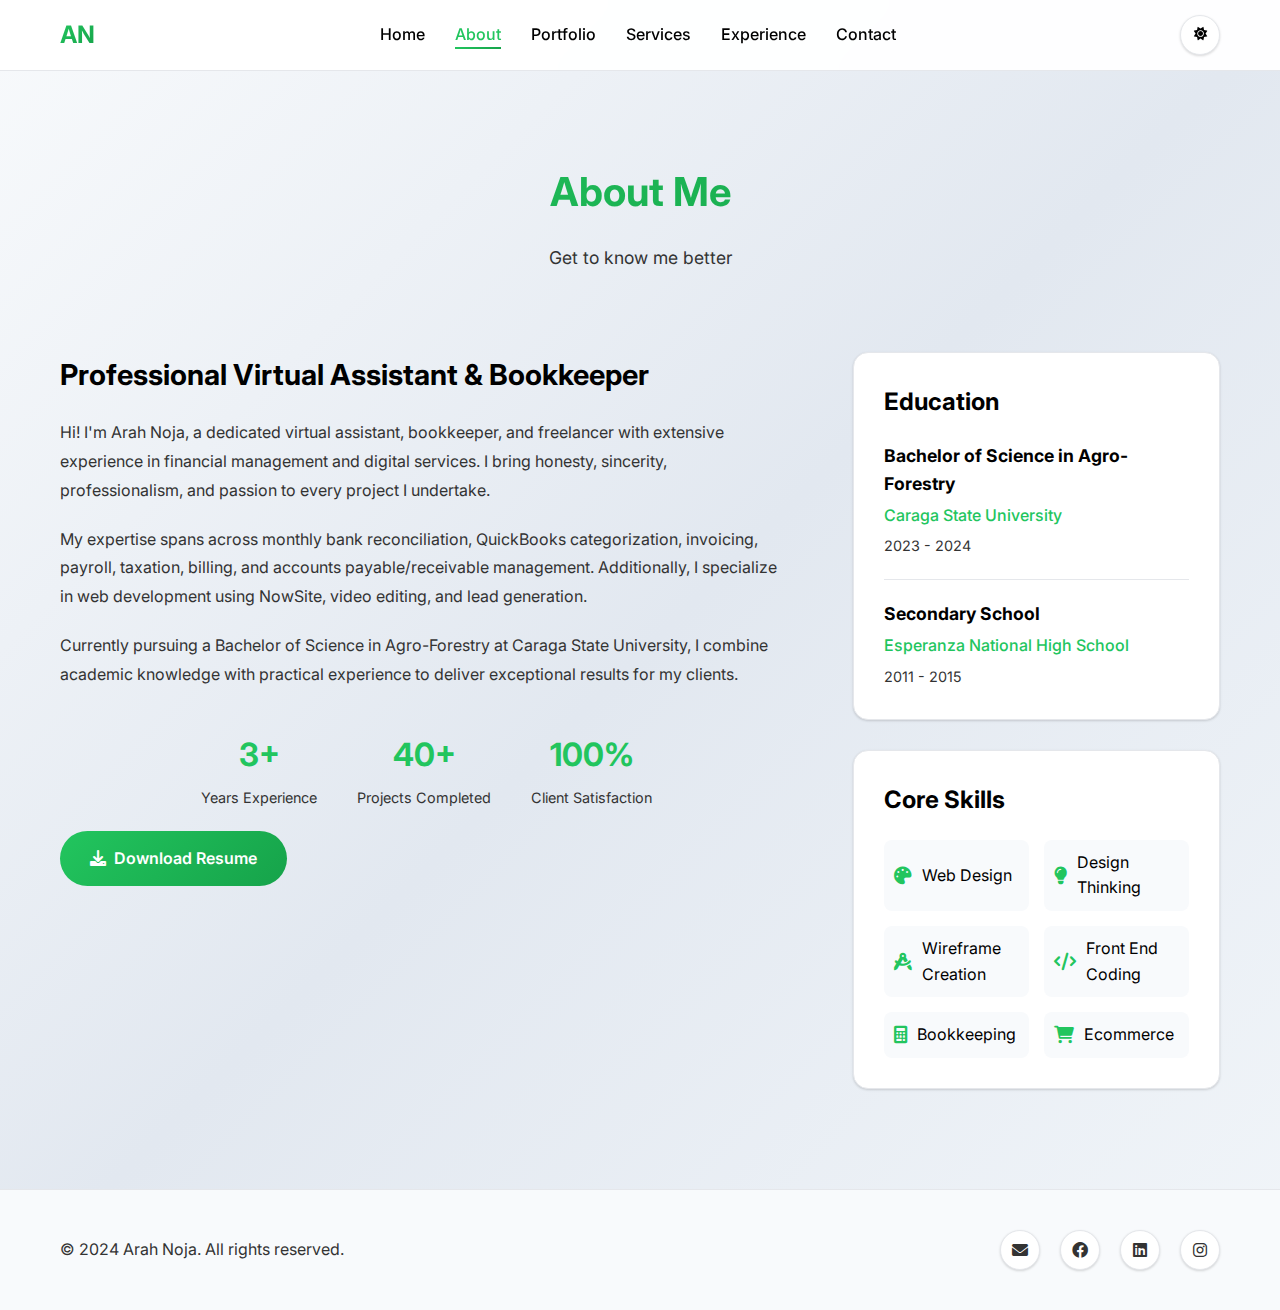
<file: about.html>
<!DOCTYPE html>
<html lang="en">
<head>
    <meta charset="UTF-8">
    <meta name="viewport" content="width=device-width, initial-scale=1.0">
    <title>About - Arah Noja</title>
    <link rel="stylesheet" href="styles.css">
    <link href="https://cdnjs.cloudflare.com/ajax/libs/font-awesome/6.0.0/css/all.min.css" rel="stylesheet">
    <link href="https://fonts.googleapis.com/css2?family=Inter:wght@300;400;500;600;700&display=swap" rel="stylesheet">
</head>
<body>
    <!-- Navigation -->
    <nav class="navbar">
        <div class="nav-container">
            <div class="nav-logo">
                <span>AN</span>
            </div>
            <ul class="nav-menu">
                <li><a href="index.html" class="nav-link">Home</a></li>
                <li><a href="about.html" class="nav-link active">About</a></li>
                <li><a href="portfolio.html" class="nav-link">Portfolio</a></li>
                <li><a href="services.html" class="nav-link">Services</a></li>
                <li><a href="experience.html" class="nav-link">Experience</a></li>
                <li><a href="contact.html" class="nav-link">Contact</a></li>
            </ul>
            <div class="nav-actions">
                <button class="theme-toggle" id="themeToggle" aria-label="Toggle theme">
                    <i class="fas fa-sun" id="themeIcon"></i>
                </button>
                <div class="hamburger">
                    <span></span>
                    <span></span>
                    <span></span>
                </div>
            </div>
        </div>
    </nav>

    <!-- About Section -->
    <section class="about-page">
        <div class="container">
            <div class="page-header">
                <h1 class="page-title">About Me</h1>
                <p class="page-subtitle">Get to know me better</p>
            </div>
            
            <div class="about-content">
                <div class="about-text">
                    <h2>Professional Virtual Assistant & Bookkeeper</h2>
                    <p>
                        Hi! I'm Arah Noja, a dedicated virtual assistant, bookkeeper, and freelancer with extensive experience 
                        in financial management and digital services. I bring honesty, sincerity, professionalism, and passion 
                        to every project I undertake.
                    </p>
                    <p>
                        My expertise spans across monthly bank reconciliation, QuickBooks categorization, invoicing, payroll, 
                        taxation, billing, and accounts payable/receivable management. Additionally, I specialize in web 
                        development using NowSite, video editing, and lead generation.
                    </p>
                    <p>
                        Currently pursuing a Bachelor of Science in Agro-Forestry at Caraga State University, I combine 
                        academic knowledge with practical experience to deliver exceptional results for my clients.
                    </p>

                    <div class="about-stats">
                        <div class="stat">
                            <h4>3+</h4>
                            <p>Years Experience</p>
                        </div>
                        <div class="stat">
                            <h4>40+</h4>
                            <p>Projects Completed</p>
                        </div>
                        <div class="stat">
                            <h4>100%</h4>
                            <p>Client Satisfaction</p>
                        </div>
                    </div>

                    <div class="resume-download">
                        <a href="https://drive.google.com/file/d/10GIEk74IfA9JuneU_RBIgK1Tl9xtWAC0/view?usp=sharing" target="_blank" class="btn btn-primary resume-btn">
                            <i class="fas fa-download"></i>
                            Download Resume
                        </a>
                    </div>
                </div>

                <div class="about-info">
                    <div class="info-card">
                        <h3>Education</h3>
                        <div class="education-item">
                            <h4>Bachelor of Science in Agro-Forestry</h4>
                            <p>Caraga State University</p>
                            <span>2023 - 2024</span>
                        </div>
                        <div class="education-item">
                            <h4>Secondary School</h4>
                            <p>Esperanza National High School</p>
                            <span>2011 - 2015</span>
                        </div>
                    </div>

                    <div class="info-card">
                        <h3>Core Skills</h3>
                        <div class="skills-list">
                            <div class="skill-item">
                                <i class="fas fa-palette"></i>
                                <span>Web Design</span>
                            </div>
                            <div class="skill-item">
                                <i class="fas fa-lightbulb"></i>
                                <span>Design Thinking</span>
                            </div>
                            <div class="skill-item">
                                <i class="fas fa-drafting-compass"></i>
                                <span>Wireframe Creation</span>
                            </div>
                            <div class="skill-item">
                                <i class="fas fa-code"></i>
                                <span>Front End Coding</span>
                            </div>
                            <div class="skill-item">
                                <i class="fas fa-calculator"></i>
                                <span>Bookkeeping</span>
                            </div>
                            <div class="skill-item">
                                <i class="fas fa-shopping-cart"></i>
                                <span>Ecommerce</span>
                            </div>
                        </div>
                    </div>
                </div>
            </div>
        </div>
    </section>

    <!-- Footer -->
    <footer class="footer">
        <div class="container">
            <div class="footer-content">
                <div class="footer-text">
                    <p>&copy; 2024 Arah Noja. All rights reserved.</p>
                </div>
                <div class="footer-social">
                    <a href="mailto:sarvidarah@gmail.com" class="social-link" title="Email">
                        <i class="fas fa-envelope"></i>
                    </a>
                    <a href="https://facebook.com" target="_blank" class="social-link" title="Facebook">
                        <i class="fab fa-facebook"></i>
                    </a>
                    <a href="https://linkedin.com" target="_blank" class="social-link" title="LinkedIn">
                        <i class="fab fa-linkedin"></i>
                    </a>
                    <a href="https://instagram.com" target="_blank" class="social-link" title="Instagram">
                        <i class="fab fa-instagram"></i>
                    </a>
                </div>
            </div>
        </div>
    </footer>

    <script src="script.js"></script>
</body>
</html>
</file>
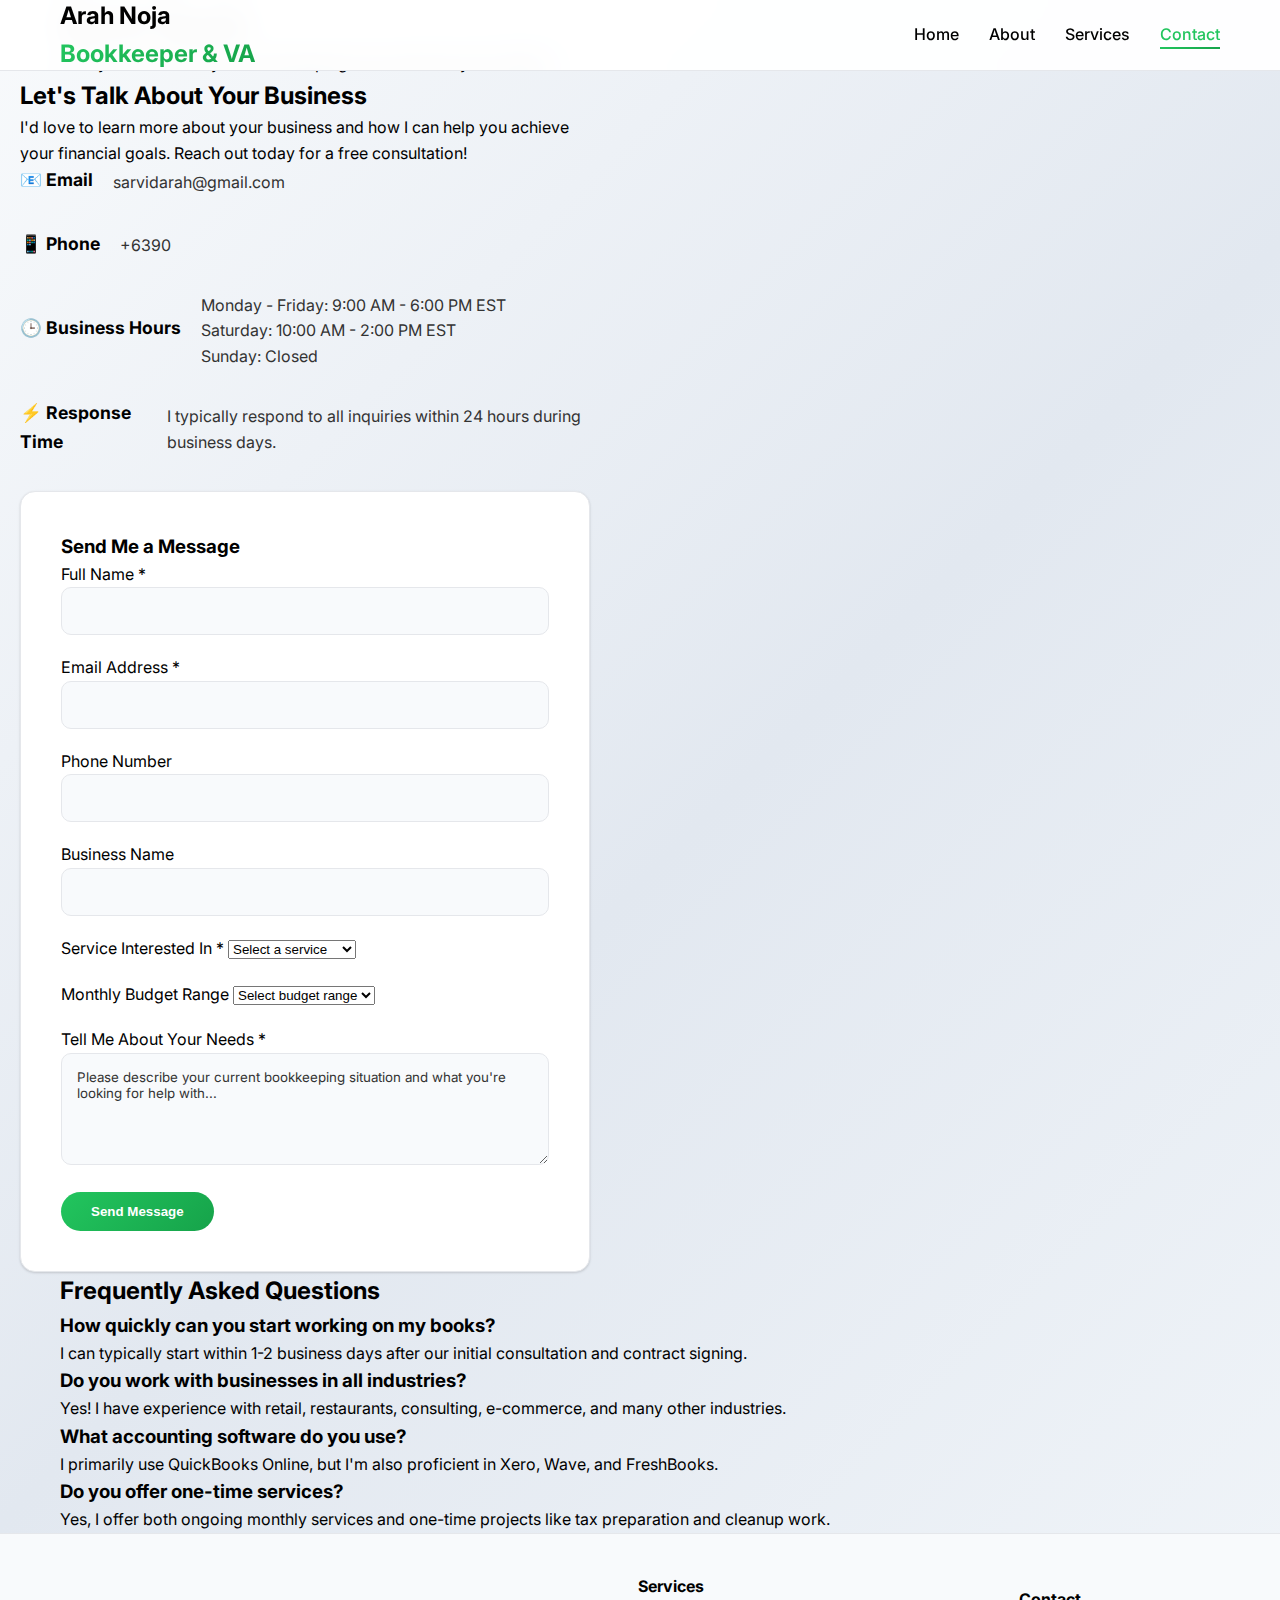
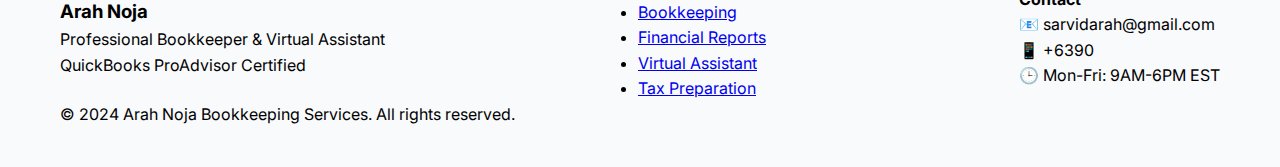
<file: contact.html>
<!DOCTYPE html>
<html lang="en">
<head>
    <meta charset="UTF-8">
    <meta name="viewport" content="width=device-width, initial-scale=1.0">
    <title>Contact - Arah Noja Bookkeeper & VA</title>
    <link rel="stylesheet" href="styles.css">
    <link href="https://fonts.googleapis.com/css2?family=Inter:wght@300;400;500;600;700&display=swap" rel="stylesheet">
</head>
<body>
    <!-- Navigation -->
    <nav class="navbar">
        <div class="nav-container">
            <div class="nav-logo">
                <h2>Arah Noja</h2>
                <span>Bookkeeper & VA</span>
            </div>
            <ul class="nav-menu">
                <li><a href="index.html" class="nav-link">Home</a></li>
                <li><a href="about.html" class="nav-link">About</a></li>
                <li><a href="services.html" class="nav-link">Services</a></li>
                <li><a href="contact.html" class="nav-link active">Contact</a></li>
            </ul>
            <div class="hamburger">
                <span></span>
                <span></span>
                <span></span>
            </div>
        </div>
    </nav>

    <!-- Contact Hero -->
    <section class="page-hero">
        <div class="container">
            <h1>Get In Touch</h1>
            <p>Ready to streamline your bookkeeping? Let's discuss your needs.</p>
        </div>
    </section>

    <!-- Contact Content -->
    <section class="contact-content">
        <div class="container">
            <div class="contact-grid">
                <div class="contact-info">
                    <h2>Let's Talk About Your Business</h2>
                    <p>I'd love to learn more about your business and how I can help you achieve your financial goals. Reach out today for a free consultation!</p>
                    
                    <div class="contact-details">
                        <div class="contact-item">
                            <h3>📧 Email</h3>
                            <p>sarvidarah@gmail.com</p>
                        </div>
                        <div class="contact-item">
                            <h3>📱 Phone</h3>
                            <p>+6390</p>
                        </div>
                        <div class="contact-item">
                            <h3>🕒 Business Hours</h3>
                            <p>Monday - Friday: 9:00 AM - 6:00 PM EST<br>
                            Saturday: 10:00 AM - 2:00 PM EST<br>
                            Sunday: Closed</p>
                        </div>
                        <div class="contact-item">
                            <h3>⚡ Response Time</h3>
                            <p>I typically respond to all inquiries within 24 hours during business days.</p>
                        </div>
                    </div>
                </div>

                <div class="contact-form-container">
                    <form class="contact-form" id="contactForm">
                        <h3>Send Me a Message</h3>
                        
                        <div class="form-group">
                            <label for="name">Full Name *</label>
                            <input type="text" id="name" name="name" required>
                        </div>

                        <div class="form-group">
                            <label for="email">Email Address *</label>
                            <input type="email" id="email" name="email" required>
                        </div>

                        <div class="form-group">
                            <label for="phone">Phone Number</label>
                            <input type="tel" id="phone" name="phone">
                        </div>

                        <div class="form-group">
                            <label for="business">Business Name</label>
                            <input type="text" id="business" name="business">
                        </div>

                        <div class="form-group">
                            <label for="service">Service Interested In *</label>
                            <select id="service" name="service" required>
                                <option value="">Select a service</option>
                                <option value="bookkeeping">Bookkeeping</option>
                                <option value="financial-reports">Financial Reports</option>
                                <option value="virtual-assistant">Virtual Assistant</option>
                                <option value="tax-preparation">Tax Preparation</option>
                                <option value="consultation">Free Consultation</option>
                                <option value="other">Other</option>
                            </select>
                        </div>

                        <div class="form-group">
                            <label for="budget">Monthly Budget Range</label>
                            <select id="budget" name="budget">
                                <option value="">Select budget range</option>
                                <option value="under-300">Under $300</option>
                                <option value="300-500">$300 - $500</option>
                                <option value="500-800">$500 - $800</option>
                                <option value="800-1200">$800 - $1,200</option>
                                <option value="over-1200">Over $1,200</option>
                            </select>
                        </div>

                        <div class="form-group">
                            <label for="message">Tell Me About Your Needs *</label>
                            <textarea id="message" name="message" rows="5" placeholder="Please describe your current bookkeeping situation and what you're looking for help with..." required></textarea>
                        </div>

                        <button type="submit" class="btn btn-primary">Send Message</button>
                    </form>
                </div>
            </div>
        </div>
    </section>

    <!-- FAQ Section -->
    <section class="faq">
        <div class="container">
            <h2>Frequently Asked Questions</h2>
            <div class="faq-grid">
                <div class="faq-item">
                    <h3>How quickly can you start working on my books?</h3>
                    <p>I can typically start within 1-2 business days after our initial consultation and contract signing.</p>
                </div>
                <div class="faq-item">
                    <h3>Do you work with businesses in all industries?</h3>
                    <p>Yes! I have experience with retail, restaurants, consulting, e-commerce, and many other industries.</p>
                </div>
                <div class="faq-item">
                    <h3>What accounting software do you use?</h3>
                    <p>I primarily use QuickBooks Online, but I'm also proficient in Xero, Wave, and FreshBooks.</p>
                </div>
                <div class="faq-item">
                    <h3>Do you offer one-time services?</h3>
                    <p>Yes, I offer both ongoing monthly services and one-time projects like tax preparation and cleanup work.</p>
                </div>
            </div>
        </div>
    </section>

    <!-- Footer -->
    <footer class="footer">
        <div class="container">
            <div class="footer-content">
                <div class="footer-section">
                    <h3>Arah Noja</h3>
                    <p>Professional Bookkeeper & Virtual Assistant</p>
                    <p>QuickBooks ProAdvisor Certified</p>
                </div>
                <div class="footer-section">
                    <h4>Services</h4>
                    <ul>
                        <li><a href="services.html">Bookkeeping</a></li>
                        <li><a href="services.html">Financial Reports</a></li>
                        <li><a href="services.html">Virtual Assistant</a></li>
                        <li><a href="services.html">Tax Preparation</a></li>
                    </ul>
                </div>
                <div class="footer-section">
                    <h4>Contact</h4>
                    <p>📧 sarvidarah@gmail.com</p>
                    <p>📱 +6390</p>
                    <p>🕒 Mon-Fri: 9AM-6PM EST</p>
                </div>
            </div>
            <div class="footer-bottom">
                <p>&copy; 2024 Arah Noja Bookkeeping Services. All rights reserved.</p>
            </div>
        </div>
    </footer>

    <script src="script.js"></script>
</body>
</html>
</file>
<file: styles.css>
* {
  margin: 0;
  padding: 0;
  box-sizing: border-box;
}

:root {
  /* Light Theme Colors - Green, Black, White */
  --primary-color: #22c55e;
  --secondary-color: #16a34a;
  --accent-color: #4ade80;
  --text-primary: #000000;
  --text-secondary: #333333;
  --bg-primary: #ffffff;
  --bg-secondary: #f8fafc;
  --bg-card: #ffffff;
  --border-color: #e5e7eb;
  --shadow-light: 0 1px 3px 0 rgba(0, 0, 0, 0.1), 0 1px 2px 0 rgba(0, 0, 0, 0.06);
  --shadow-medium: 0 4px 6px -1px rgba(0, 0, 0, 0.1), 0 2px 4px -1px rgba(0, 0, 0, 0.06);
  --shadow-large: 0 10px 15px -3px rgba(0, 0, 0, 0.1), 0 4px 6px -2px rgba(0, 0, 0, 0.05);
  --gradient: linear-gradient(135deg, #22c55e, #16a34a);
  --bg-gradient: linear-gradient(135deg, #f8fafc 0%, #e2e8f0 50%, #f1f5f9 100%);
}

/* Dark Theme Colors */
[data-theme="dark"] {
  --primary-color: #22c55e;
  --secondary-color: #16a34a;
  --accent-color: #4ade80;
  --text-primary: #ffffff;
  --text-secondary: #e2e8f0;
  --bg-primary: #000000;
  --bg-secondary: #1a1a1a;
  --bg-card: rgba(30, 30, 30, 0.8);
  --border-color: rgba(34, 197, 94, 0.2);
  --shadow-light: 0 1px 3px 0 rgba(0, 0, 0, 0.3);
  --shadow-medium: 0 4px 6px -1px rgba(0, 0, 0, 0.4);
  --shadow-large: 0 10px 15px -3px rgba(0, 0, 0, 0.5);
  --gradient: linear-gradient(135deg, #22c55e, #16a34a);
  --bg-gradient: linear-gradient(135deg, #000000 0%, #1a1a1a 25%, #2d2d2d 50%, #1a1a1a 75%, #000000 100%);
}

body {
  font-family: "Inter", sans-serif;
  background: var(--bg-gradient);
  color: var(--text-primary);
  line-height: 1.6;
  overflow-x: hidden;
  min-height: 100vh;
  transition: all 0.3s ease;
}

.container {
  max-width: 1200px;
  margin: 0 auto;
  padding: 0 20px;
}

/* Navigation */
.navbar {
  position: fixed;
  top: 0;
  width: 100%;
  background: rgba(255, 255, 255, 0.95);
  backdrop-filter: blur(15px);
  border-bottom: 1px solid var(--border-color);
  z-index: 1000;
  transition: all 0.3s ease;
}

[data-theme="dark"] .navbar {
  background: rgba(0, 0, 0, 0.95);
}

.nav-container {
  max-width: 1200px;
  margin: 0 auto;
  padding: 0 20px;
  display: flex;
  justify-content: space-between;
  align-items: center;
  height: 70px;
}

.nav-logo span {
  font-size: 24px;
  font-weight: 700;
  background: var(--gradient);
  -webkit-background-clip: text;
  -webkit-text-fill-color: transparent;
  background-clip: text;
}

.nav-menu {
  display: flex;
  list-style: none;
  gap: 30px;
}

.nav-link {
  color: var(--text-primary);
  text-decoration: none;
  font-weight: 500;
  transition: color 0.3s ease;
  position: relative;
}

.nav-link:hover,
.nav-link.active {
  color: var(--primary-color);
}

.nav-link::after {
  content: "";
  position: absolute;
  bottom: -5px;
  left: 0;
  width: 0;
  height: 2px;
  background: var(--gradient);
  transition: width 0.3s ease;
}

.nav-link:hover::after,
.nav-link.active::after {
  width: 100%;
}

.nav-actions {
  display: flex;
  align-items: center;
  gap: 15px;
}

.theme-toggle {
  width: 40px;
  height: 40px;
  border-radius: 50%;
  border: 1px solid var(--border-color);
  background: var(--bg-card);
  color: var(--text-primary);
  cursor: pointer;
  display: flex;
  align-items: center;
  justify-content: center;
  transition: all 0.3s ease;
  box-shadow: var(--shadow-light);
}

.theme-toggle:hover {
  background: var(--primary-color);
  color: white;
  transform: translateY(-2px);
  box-shadow: var(--shadow-medium);
}

.hamburger {
  display: none;
  flex-direction: column;
  cursor: pointer;
}

.hamburger span {
  width: 25px;
  height: 3px;
  background: var(--text-primary);
  margin: 3px 0;
  transition: 0.3s;
}

/* Page Styles */
.page-header {
  text-align: center;
  margin-bottom: 80px;
  padding-top: 120px;
}

.page-title {
  font-size: 2.5rem;
  font-weight: 700;
  margin-bottom: 20px;
  background: var(--gradient);
  -webkit-background-clip: text;
  -webkit-text-fill-color: transparent;
  background-clip: text;
}

.page-subtitle {
  font-size: 1.1rem;
  color: var(--text-secondary);
}

/* Hero Section */
.hero {
  min-height: 100vh;
  display: flex;
  align-items: center;
  position: relative;
  padding-top: 70px;
}

.hero-container {
  max-width: 1400px;
  margin: 0 auto;
  padding: 0 20px;
  width: 100%;
}

.hero-content {
  display: grid;
  grid-template-columns: 1fr 400px;
  gap: 80px;
  align-items: center;
}

.hero-greeting {
  display: flex;
  align-items: center;
  gap: 8px;
  color: var(--text-secondary);
  font-size: 0.9rem;
  margin-bottom: 20px;
}

.hero-name {
  font-size: 3rem;
  color: var(--text-primary);
  margin-bottom: 10px;
  font-weight: 700;
}

.hero-subtitle {
  font-size: 2rem;
  color: var(--primary-color);
  margin-bottom: 20px;
  font-weight: 600;
}

.hero-description {
  font-size: 1.1rem;
  color: var(--text-secondary);
  margin-bottom: 40px;
  line-height: 1.8;
}

.hero-buttons {
  display: flex;
  gap: 20px;
  margin-bottom: 40px;
}

.btn {
  padding: 12px 30px;
  border-radius: 50px;
  text-decoration: none;
  font-weight: 600;
  transition: all 0.3s ease;
  border: none;
  cursor: pointer;
  display: inline-flex;
  align-items: center;
  gap: 8px;
}

.btn-primary {
  background: var(--gradient);
  color: white;
  transform: translateY(0);
}

.btn-primary:hover {
  transform: translateY(-2px);
  box-shadow: var(--shadow-large);
}

.btn-secondary {
  background: transparent;
  color: var(--text-primary);
  border: 2px solid var(--primary-color);
}

.btn-secondary:hover {
  background: var(--primary-color);
  color: white;
}

.btn-resume {
  background: transparent;
  color: var(--primary-color);
  border: 2px solid var(--primary-color);
}

.btn-resume:hover {
  background: var(--primary-color);
  color: white;
}

.resume-btn {
  padding: 15px 30px;
  font-size: 1rem;
}

.hero-social p {
  color: var(--text-secondary);
  margin-bottom: 15px;
  font-size: 0.9rem;
}

.social-links {
  display: flex;
  gap: 15px;
}

.social-icon {
  width: 45px;
  height: 45px;
  background: var(--bg-card);
  border: 1px solid var(--border-color);
  border-radius: 50%;
  display: flex;
  align-items: center;
  justify-content: center;
  color: var(--text-secondary);
  text-decoration: none;
  transition: all 0.3s ease;
  font-size: 1.1rem;
  box-shadow: var(--shadow-light);
}

.social-icon:hover {
  background: var(--gradient);
  color: white;
  transform: translateY(-3px);
  box-shadow: var(--shadow-medium);
}

/* Profile Card */
.profile-card {
  background: var(--bg-card);
  border-radius: 20px;
  padding: 30px;
  box-shadow: var(--shadow-large);
  border: 1px solid var(--border-color);
  transition: all 0.3s ease;
}

.profile-header {
  text-align: center;
  margin-bottom: 25px;
}

.profile-avatar {
  width: 120px;
  height: 120px;
  margin: 0 auto 15px;
  position: relative;
}

.profile-img {
  width: 100%;
  height: 100%;
  border-radius: 50%;
  object-fit: cover;
  border: 3px solid var(--primary-color);
}

.profile-info h3 {
  font-size: 1.3rem;
  color: var(--text-primary);
  margin-bottom: 5px;
}

.profile-info p {
  color: var(--text-secondary);
  font-size: 0.9rem;
}

.profile-details {
  margin-bottom: 25px;
}

.detail-item {
  display: flex;
  flex-direction: column;
  margin-bottom: 15px;
}

.detail-item .label {
  font-size: 0.8rem;
  color: var(--text-secondary);
  margin-bottom: 2px;
}

.detail-item .value {
  font-weight: 500;
  color: var(--text-primary);
}

.profile-social {
  display: flex;
  justify-content: center;
  gap: 10px;
  margin-bottom: 25px;
}

.profile-social-icon {
  width: 35px;
  height: 35px;
  background: var(--bg-secondary);
  border: 1px solid var(--border-color);
  border-radius: 50%;
  display: flex;
  align-items: center;
  justify-content: center;
  color: var(--text-secondary);
  text-decoration: none;
  transition: all 0.3s ease;
  font-size: 0.9rem;
}

.profile-social-icon:hover {
  background: var(--primary-color);
  color: white;
  transform: translateY(-2px);
}

.profile-cta {
  display: block;
  background: var(--gradient);
  color: white;
  text-align: center;
  padding: 12px 20px;
  border-radius: 50px;
  text-decoration: none;
  font-weight: 600;
  transition: all 0.3s ease;
}

.profile-cta:hover {
  transform: translateY(-2px);
  box-shadow: var(--shadow-medium);
}

.scroll-indicator {
  position: absolute;
  bottom: 30px;
  left: 50%;
  transform: translateX(-50%);
}

.scroll-arrow {
  width: 20px;
  height: 20px;
  border-right: 2px solid var(--primary-color);
  border-bottom: 2px solid var(--primary-color);
  transform: rotate(45deg);
  animation: bounce 2s infinite;
}

@keyframes bounce {
  0%,
  20%,
  50%,
  80%,
  100% {
    transform: translateY(0) rotate(45deg);
  }
  40% {
    transform: translateY(-10px) rotate(45deg);
  }
  60% {
    transform: translateY(-5px) rotate(45deg);
  }
}

/* Quick Stats Section */
.quick-stats {
  padding: 80px 0;
  background: var(--bg-secondary);
}

.stats-grid {
  display: grid;
  grid-template-columns: repeat(auto-fit, minmax(250px, 1fr));
  gap: 30px;
}

.stat-item {
  background: var(--bg-card);
  padding: 40px 30px;
  border-radius: 15px;
  text-align: center;
  border: 1px solid var(--border-color);
  transition: all 0.3s ease;
  box-shadow: var(--shadow-light);
}

.stat-item:hover {
  transform: translateY(-10px);
  box-shadow: var(--shadow-large);
}

.stat-icon {
  width: 60px;
  height: 60px;
  background: var(--gradient);
  border-radius: 15px;
  display: flex;
  align-items: center;
  justify-content: center;
  margin: 0 auto 20px;
}

.stat-icon i {
  font-size: 1.5rem;
  color: white;
}

.stat-item h3 {
  font-size: 1.3rem;
  margin-bottom: 10px;
  color: var(--text-primary);
}

.stat-item p {
  color: var(--text-secondary);
}

/* About Page */
.about-page {
  padding: 40px 0 100px;
}

.about-content {
  display: grid;
  grid-template-columns: 2fr 1fr;
  gap: 60px;
  align-items: start;
}

.about-text h2 {
  font-size: 1.8rem;
  margin-bottom: 20px;
  color: var(--text-primary);
}

.about-text p {
  color: var(--text-secondary);
  margin-bottom: 20px;
  line-height: 1.8;
}

.about-stats {
  display: flex;
  gap: 40px;
  margin-top: 40px;
  justify-content: center;
}

.stat {
  text-align: center;
}

.stat h4 {
  font-size: 2rem;
  font-weight: 700;
  color: var(--primary-color);
  margin-bottom: 5px;
}

.stat p {
  color: var(--text-secondary);
  font-size: 0.9rem;
}

.about-info {
  display: flex;
  flex-direction: column;
  gap: 30px;
}

.info-card {
  background: var(--bg-card);
  padding: 30px;
  border-radius: 15px;
  border: 1px solid var(--border-color);
  box-shadow: var(--shadow-light);
}

.info-card h3 {
  font-size: 1.5rem;
  margin-bottom: 20px;
  color: var(--text-primary);
}

.education-item {
  margin-bottom: 20px;
  padding-bottom: 20px;
  border-bottom: 1px solid var(--border-color);
}

.education-item:last-child {
  border-bottom: none;
  margin-bottom: 0;
  padding-bottom: 0;
}

.education-item h4 {
  font-size: 1.1rem;
  color: var(--text-primary);
  margin-bottom: 5px;
}

.education-item p {
  color: var(--primary-color);
  font-weight: 500;
  margin-bottom: 5px;
}

.education-item span {
  color: var(--text-secondary);
  font-size: 0.9rem;
}

.skills-list {
  display: grid;
  grid-template-columns: repeat(2, 1fr);
  gap: 15px;
}

.skill-item {
  display: flex;
  align-items: center;
  gap: 10px;
  padding: 10px;
  background: var(--bg-secondary);
  border-radius: 8px;
  transition: transform 0.3s ease;
}

.skill-item:hover {
  transform: translateY(-2px);
}

.skill-item i {
  color: var(--primary-color);
  font-size: 1.1rem;
}

/* Services Page */
.services-page {
  padding: 40px 0 100px;
}

.services-grid {
  display: grid;
  grid-template-columns: repeat(auto-fit, minmax(350px, 1fr));
  gap: 30px;
}

.service-card {
  background: var(--bg-card);
  padding: 40px 30px;
  border-radius: 15px;
  border: 1px solid var(--border-color);
  transition: all 0.3s ease;
  position: relative;
  overflow: hidden;
  box-shadow: var(--shadow-light);
}

.service-card::before {
  content: "";
  position: absolute;
  top: 0;
  left: 0;
  width: 100%;
  height: 3px;
  background: var(--gradient);
  transform: scaleX(0);
  transition: transform 0.3s ease;
}

.service-card:hover::before {
  transform: scaleX(1);
}

.service-card:hover {
  transform: translateY(-10px);
  box-shadow: var(--shadow-large);
}

.service-icon {
  width: 60px;
  height: 60px;
  background: var(--gradient);
  border-radius: 15px;
  display: flex;
  align-items: center;
  justify-content: center;
  margin-bottom: 20px;
}

.service-icon i {
  font-size: 1.5rem;
  color: white;
}

.service-card h3 {
  font-size: 1.3rem;
  margin-bottom: 15px;
  color: var(--text-primary);
}

.service-card p {
  color: var(--text-secondary);
  margin-bottom: 20px;
  line-height: 1.6;
}

.service-card ul {
  list-style: none;
}

.service-card li {
  color: var(--text-secondary);
  margin-bottom: 8px;
  position: relative;
  padding-left: 20px;
}

.service-card li::before {
  content: "✓";
  position: absolute;
  left: 0;
  color: var(--primary-color);
  font-weight: bold;
}

/* Experience Page */
.experience-page {
  padding: 40px 0 100px;
}

.timeline {
  position: relative;
  max-width: 800px;
  margin: 0 auto;
}

.timeline::before {
  content: "";
  position: absolute;
  left: 50%;
  top: 0;
  bottom: 0;
  width: 2px;
  background: var(--gradient);
  transform: translateX(-50%);
}

.timeline-item {
  position: relative;
  margin-bottom: 50px;
  display: flex;
  align-items: center;
}

.timeline-item:nth-child(odd) {
  flex-direction: row-reverse;
}

.timeline-date {
  background: var(--gradient);
  color: white;
  padding: 10px 20px;
  border-radius: 25px;
  font-weight: 600;
  font-size: 0.9rem;
  position: absolute;
  left: 50%;
  transform: translateX(-50%);
  z-index: 2;
}

.timeline-content {
  background: var(--bg-card);
  padding: 30px;
  border-radius: 15px;
  border: 1px solid var(--border-color);
  width: 45%;
  position: relative;
  box-shadow: var(--shadow-light);
}

.timeline-item:nth-child(odd) .timeline-content {
  margin-right: 55%;
}

.timeline-item:nth-child(even) .timeline-content {
  margin-left: 55%;
}

.timeline-content h3 {
  font-size: 1.3rem;
  margin-bottom: 5px;
  color: var(--text-primary);
}

.timeline-content h4 {
  color: var(--primary-color);
  margin-bottom: 15px;
  font-weight: 600;
}

.timeline-content p {
  color: var(--text-secondary);
  line-height: 1.6;
}

.job-description ul {
  list-style: none;
  margin-top: 15px;
}

.job-description li {
  color: var(--text-secondary);
  margin-bottom: 8px;
  position: relative;
  padding-left: 20px;
  line-height: 1.5;
}

.job-description li::before {
  content: "•";
  position: absolute;
  left: 0;
  color: var(--primary-color);
  font-weight: bold;
}

.reference-section {
  margin-top: 80px;
  text-align: center;
}

.reference-section h2 {
  font-size: 2rem;
  margin-bottom: 30px;
  color: var(--text-primary);
}

.reference-card {
  background: var(--bg-card);
  padding: 30px;
  border-radius: 15px;
  border: 1px solid var(--border-color);
  box-shadow: var(--shadow-light);
  max-width: 400px;
  margin: 0 auto;
}

.reference-info h3 {
  font-size: 1.3rem;
  color: var(--text-primary);
  margin-bottom: 5px;
}

.reference-title {
  color: var(--primary-color);
  font-weight: 500;
  margin-bottom: 10px;
}

.reference-contact {
  color: var(--text-secondary);
  display: flex;
  align-items: center;
  justify-content: center;
  gap: 8px;
}

.reference-contact i {
  color: var(--primary-color);
}

/* Portfolio Page */
.portfolio-page {
  padding: 40px 0 100px;
}

.portfolio-content {
  display: grid;
  grid-template-columns: 1fr 1fr;
  gap: 60px;
}

.portfolio-projects h2,
.portfolio-stats h2 {
  font-size: 1.8rem;
  margin-bottom: 30px;
  color: var(--text-primary);
}

.projects-grid {
  display: flex;
  flex-direction: column;
  gap: 30px;
}

.project-card {
  background: var(--bg-card);
  border-radius: 15px;
  padding: 25px;
  border: 1px solid var(--border-color);
  transition: all 0.3s ease;
  box-shadow: var(--shadow-light);
}

.project-card:hover {
  transform: translateY(-5px);
  box-shadow: var(--shadow-large);
}

.project-image {
  width: 100%;
  height: 150px;
  border-radius: 10px;
  overflow: hidden;
  margin-bottom: 20px;
}

.project-image img {
  width: 100%;
  height: 100%;
  object-fit: cover;
}

.project-info h4 {
  font-size: 1.2rem;
  margin-bottom: 10px;
  color: var(--text-primary);
}

.project-info p {
  color: var(--text-secondary);
  margin-bottom: 15px;
  line-height: 1.6;
}

.project-tech {
  display: flex;
  flex-wrap: wrap;
  gap: 8px;
}

.tech-tag {
  background: rgba(34, 197, 94, 0.1);
  color: var(--primary-color);
  padding: 4px 12px;
  border-radius: 20px;
  font-size: 0.8rem;
  font-weight: 500;
}

.stat-card {
  background: linear-gradient(135deg, rgba(34, 197, 94, 0.1), rgba(22, 163, 74, 0.1));
  border: 1px solid rgba(34, 197, 94, 0.2);
  border-radius: 15px;
  padding: 25px;
  text-align: center;
  margin-bottom: 20px;
}

.stat-icon {
  font-size: 2rem;
  margin-bottom: 10px;
}

.stat-number {
  font-size: 2rem;
  font-weight: 700;
  color: var(--primary-color);
  margin-bottom: 5px;
}

.stat-label {
  color: var(--text-secondary);
  font-size: 0.9rem;
}

.testimonial-card {
  background: var(--gradient);
  color: white;
  border-radius: 15px;
  padding: 30px;
  text-align: center;
}

.testimonial-card h4 {
  font-size: 1.3rem;
  margin-bottom: 20px;
}

.testimonial-card blockquote {
  font-style: italic;
  font-size: 1.1rem;
  margin-bottom: 20px;
  line-height: 1.6;
}

.testimonial-card cite {
  color: rgba(255, 255, 255, 0.8);
  font-size: 0.9rem;
}

/* Contact Page */
.contact-page {
  padding: 40px 0 100px;
}

.contact-content {
  display: grid;
  grid-template-columns: 1fr 1fr;
  gap: 60px;
}

.contact-item {
  display: flex;
  align-items: center;
  gap: 20px;
  margin-bottom: 30px;
}

.contact-icon {
  width: 50px;
  height: 50px;
  background: var(--gradient);
  border-radius: 50%;
  display: flex;
  align-items: center;
  justify-content: center;
}

.contact-icon i {
  color: white;
  font-size: 1.2rem;
}

.contact-details h3 {
  font-size: 1.1rem;
  margin-bottom: 5px;
  color: var(--text-primary);
}

.contact-details p {
  color: var(--text-secondary);
}

.contact-cta {
  margin-top: 40px;
  padding: 30px;
  background: var(--bg-card);
  border-radius: 15px;
  border: 1px solid var(--border-color);
  box-shadow: var(--shadow-light);
}

.contact-cta h3 {
  font-size: 1.3rem;
  margin-bottom: 15px;
  color: var(--text-primary);
}

.contact-cta p {
  color: var(--text-secondary);
  line-height: 1.6;
}

.contact-form {
  background: var(--bg-card);
  padding: 40px;
  border-radius: 15px;
  border: 1px solid var(--border-color);
  box-shadow: var(--shadow-light);
}

.form-group {
  margin-bottom: 20px;
}

.form-group input,
.form-group textarea {
  width: 100%;
  padding: 15px;
  background: var(--bg-secondary);
  border: 1px solid var(--border-color);
  border-radius: 10px;
  color: var(--text-primary);
  font-family: inherit;
  transition: border-color 0.3s ease;
}

.form-group input:focus,
.form-group textarea:focus {
  outline: none;
  border-color: var(--primary-color);
  box-shadow: 0 0 0 3px rgba(34, 197, 94, 0.1);
}

.form-group input::placeholder,
.form-group textarea::placeholder {
  color: var(--text-secondary);
}

.btn-loading {
  display: none;
}

.cta-buttons {
  margin-top: 20px;
  text-align: center;
}

.cta-buttons .btn {
  margin: 0 10px;
}

/* Footer */
.footer {
  background: var(--bg-secondary);
  padding: 40px 0;
  border-top: 1px solid var(--border-color);
}

.footer-content {
  display: flex;
  justify-content: space-between;
  align-items: center;
}

.footer-text p {
  color: var(--text-secondary);
}

.footer-social {
  display: flex;
  gap: 20px;
}

.social-link {
  width: 40px;
  height: 40px;
  background: var(--bg-card);
  border: 1px solid var(--border-color);
  border-radius: 50%;
  display: flex;
  align-items: center;
  justify-content: center;
  color: var(--text-secondary);
  text-decoration: none;
  transition: all 0.3s ease;
  box-shadow: var(--shadow-light);
}

.social-link:hover {
  background: var(--gradient);
  color: white;
  transform: translateY(-2px);
  box-shadow: var(--shadow-medium);
}

/* Responsive Design */
@media (max-width: 1024px) {
  .hero-content {
    grid-template-columns: 1fr;
    gap: 40px;
    text-align: center;
  }

  .profile-card {
    max-width: 400px;
    margin: 0 auto;
  }

  .portfolio-content {
    grid-template-columns: 1fr;
    gap: 40px;
  }

  .about-content {
    grid-template-columns: 1fr;
    gap: 40px;
  }

  .contact-content {
    grid-template-columns: 1fr;
    gap: 40px;
  }
}

@media (max-width: 768px) {
  .hamburger {
    display: flex;
  }

  .nav-menu {
    position: fixed;
    left: -100%;
    top: 70px;
    flex-direction: column;
    background-color: var(--bg-card);
    width: 100%;
    text-align: center;
    transition: 0.3s;
    padding: 20px 0;
    box-shadow: var(--shadow-medium);
  }

  .nav-menu.active {
    left: 0;
  }

  .hero-name {
    font-size: 2.5rem;
  }

  .hero-subtitle {
    font-size: 1.5rem;
  }

  .about-stats {
    justify-content: center;
    flex-wrap: wrap;
  }

  .skills-list {
    grid-template-columns: 1fr;
  }

  .services-grid {
    grid-template-columns: 1fr;
  }

  .timeline::before {
    left: 20px;
  }

  .timeline-item {
    flex-direction: column;
    align-items: flex-start;
  }

  .timeline-date {
    position: static;
    transform: none;
    margin-bottom: 15px;
    align-self: flex-start;
    margin-left: 20px;
  }

  .timeline-content {
    width: 100%;
    margin-left: 40px !important;
    margin-right: 0 !important;
  }

  .footer-content {
    flex-direction: column;
    gap: 20px;
    text-align: center;
  }

  .stats-grid {
    grid-template-columns: repeat(2, 1fr);
  }
}

@media (max-width: 480px) {
  .container {
    padding: 0 15px;
  }

  .hero-name {
    font-size: 2rem;
  }

  .hero-subtitle {
    font-size: 1.3rem;
  }

  .page-title {
    font-size: 2rem;
  }

  .hero-buttons {
    flex-direction: column;
    align-items: center;
  }

  .btn {
    width: 200px;
    text-align: center;
    justify-content: center;
  }

  .stats-grid {
    grid-template-columns: 1fr;
  }
}

/* Animations */
@keyframes fadeInUp {
  from {
    opacity: 0;
    transform: translateY(30px);
  }
  to {
    opacity: 1;
    transform: translateY(0);
  }
}

.fade-in-up {
  animation: fadeInUp 0.6s ease forwards;
}

/* Smooth scrolling */
html {
  scroll-behavior: smooth;
}

/* Custom scrollbar */
::-webkit-scrollbar {
  width: 8px;
}

::-webkit-scrollbar-track {
  background: var(--bg-secondary);
}

::-webkit-scrollbar-thumb {
  background: var(--gradient);
  border-radius: 4px;
}

::-webkit-scrollbar-thumb:hover {
  background: var(--primary-color);
}

/* Theme transition */
* {
  transition: background-color 0.3s ease, color 0.3s ease, border-color 0.3s ease;
}
</file>
